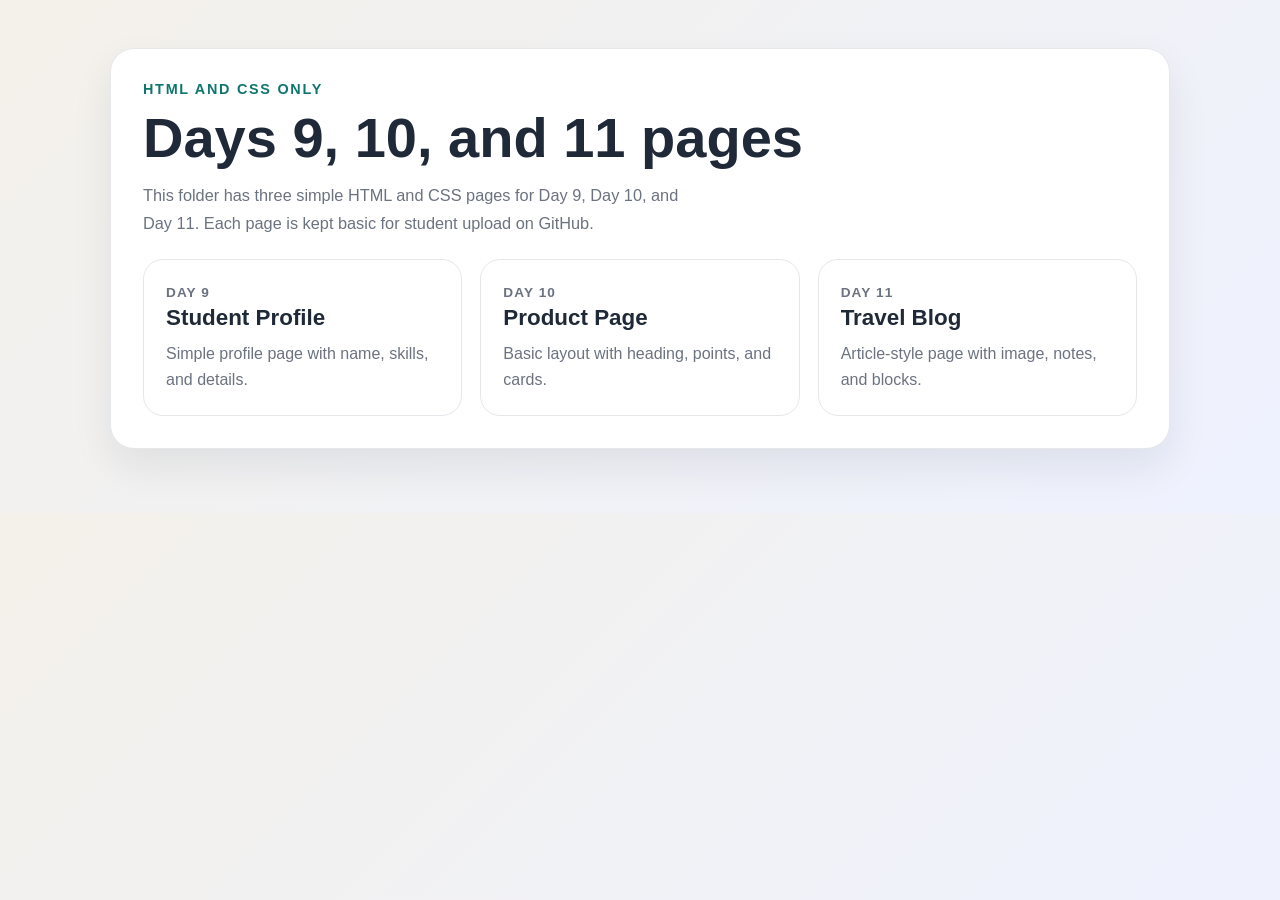
<file: index.html>
<!DOCTYPE html>
<html lang="en">

<head>
    <meta charset="UTF-8">
    <meta name="viewport" content="width=device-width, initial-scale=1.0">
    <title>HTML and CSS Practice Days</title>
    <style>
        :root {
            color-scheme: light;
            --bg: #f4f1ea;
            --panel: #ffffff;
            --text: #1f2937;
            --muted: #6b7280;
            --accent: #0f766e;
            --accent-2: #b45309;
            --border: #e5e7eb;
        }

        * {
            box-sizing: border-box;
        }

        body {
            margin: 0;
            font-family: Arial, Helvetica, sans-serif;
            background: linear-gradient(135deg, #f4f1ea 0%, #eef2ff 100%);
            color: var(--text);
        }

        .wrap {
            max-width: 1100px;
            margin: 0 auto;
            padding: 48px 20px 64px;
        }

        .hero {
            background: var(--panel);
            border: 1px solid var(--border);
            border-radius: 24px;
            padding: 32px;
            box-shadow: 0 18px 40px rgba(15, 23, 42, 0.08);
        }

        .eyebrow {
            margin: 0 0 12px;
            color: var(--accent);
            font-size: 0.9rem;
            font-weight: 700;
            letter-spacing: 0.12em;
            text-transform: uppercase;
        }

        h1 {
            margin: 0;
            font-size: clamp(2rem, 5vw, 3.5rem);
            line-height: 1.05;
        }

        .lead {
            margin: 14px 0 0;
            max-width: 62ch;
            color: var(--muted);
            font-size: 1.02rem;
            line-height: 1.7;
        }

        .grid {
            display: grid;
            grid-template-columns: repeat(3, minmax(0, 1fr));
            gap: 18px;
            margin-top: 22px;
        }

        .card {
            background: var(--panel);
            border: 1px solid var(--border);
            border-radius: 20px;
            padding: 22px;
            text-decoration: none;
            color: inherit;
            transition: transform 0.2s ease, box-shadow 0.2s ease, border-color 0.2s ease;
        }

        .card:hover {
            transform: translateY(-4px);
            border-color: rgba(15, 118, 110, 0.35);
            box-shadow: 0 16px 30px rgba(15, 23, 42, 0.12);
        }

        .day {
            margin: 0 0 8px;
            color: var(--accent-2);
            font-size: 0.85rem;
            font-weight: 700;
            letter-spacing: 0.08em;
            text-transform: uppercase;
        }

        .card h2 {
            margin: 0 0 10px;
            font-size: 1.4rem;
        }

        .card p {
            margin: 0;
            color: var(--muted);
            line-height: 1.65;
        }

        .note {
            margin-top: 20px;
            padding: 16px 18px;
            border-left: 4px solid var(--accent);
            background: rgba(15, 118, 110, 0.08);
            border-radius: 14px;
            color: #134e4a;
        }

        @media (max-width: 900px) {
            .grid {
                grid-template-columns: 1fr;
            }

            .hero {
                padding: 24px;
            }
        }
    </style>
</head>

<body>
    <main class="wrap">
        <section class="hero">
            <p class="eyebrow">HTML and CSS only</p>
            <h1>Days 9, 10, and 11 pages</h1>
            <p class="lead">
                This folder has three simple HTML and CSS pages for Day 9, Day 10, and Day 11.
                Each page is kept basic for student upload on GitHub.
            </p>

            <div class="grid">
                <a class="card" href="day9.html">
                    <p class="day">Day 9</p>
                    <h2>Student Profile</h2>
                    <p>Simple profile page with name, skills, and details.</p>
                </a>
                <a class="card" href="day10.html">
                    <p class="day">Day 10</p>
                    <h2>Product Page</h2>
                    <p>Basic layout with heading, points, and cards.</p>
                </a>
                <a class="card" href="day11.html">
                    <p class="day">Day 11</p>
                    <h2>Travel Blog</h2>
                    <p>Article-style page with image, notes, and blocks.</p>
                </a>
            </div>
        </section>
    </main>
</body>

</html>
</file>
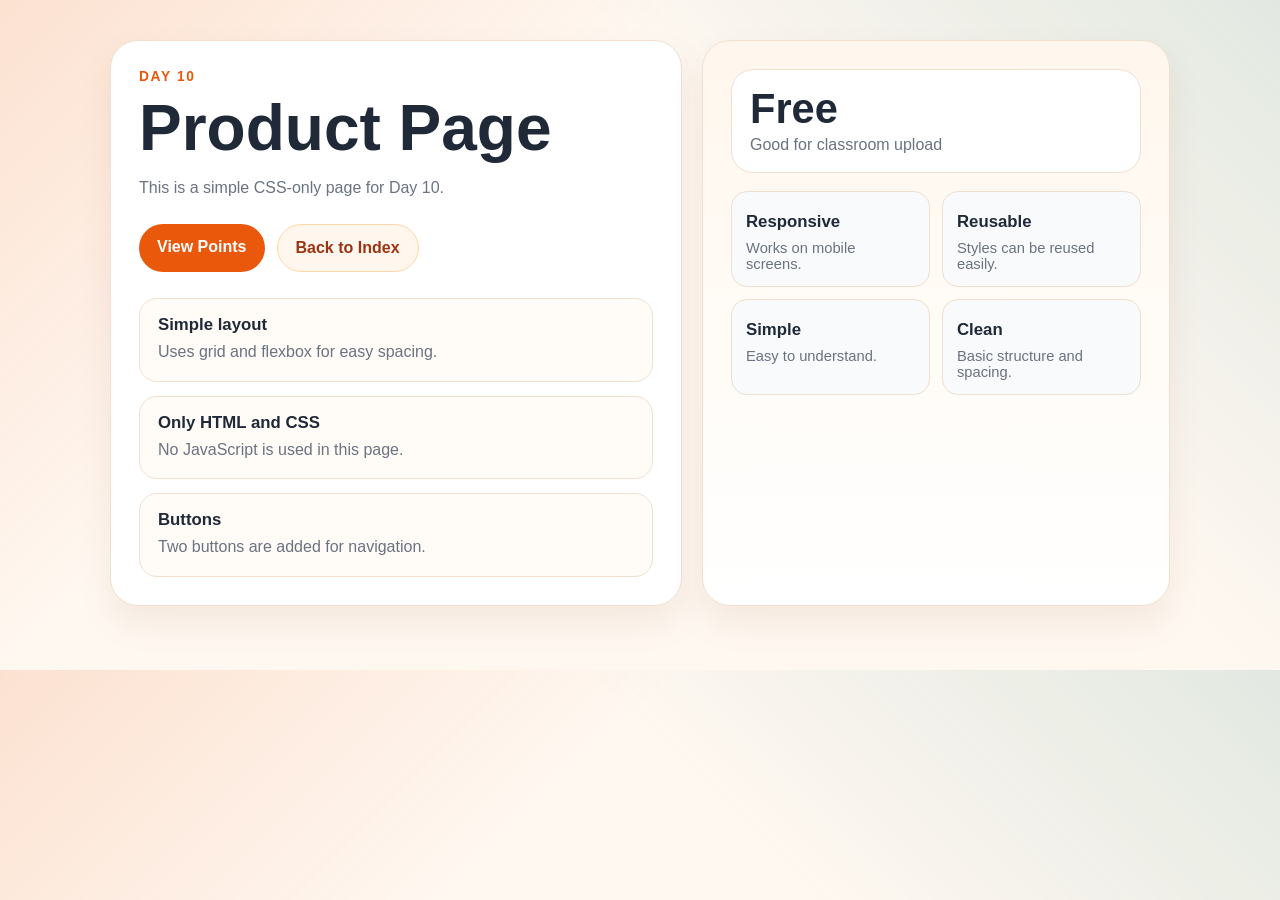
<file: day10.html>
<!DOCTYPE html>
<html lang="en">

<head>
    <meta charset="UTF-8">
    <meta name="viewport" content="width=device-width, initial-scale=1.0">
    <title>Day 10 - Product Landing Page</title>
    <style>
        :root {
            --bg: #fff8f1;
            --panel: #ffffff;
            --ink: #1f2937;
            --muted: #6b7280;
            --accent: #ea580c;
            --accent-2: #0f766e;
            --border: #f1dfcf;
        }

        * {
            box-sizing: border-box;
        }

        body {
            margin: 0;
            font-family: Arial, Helvetica, sans-serif;
            color: var(--ink);
            background:
                linear-gradient(135deg, rgba(234, 88, 12, 0.14), transparent 35%),
                linear-gradient(225deg, rgba(15, 118, 110, 0.12), transparent 36%),
                var(--bg);
        }

        .page {
            max-width: 1100px;
            margin: 0 auto;
            padding: 40px 20px 64px;
        }

        .hero {
            display: grid;
            grid-template-columns: 1.1fr 0.9fr;
            gap: 20px;
            align-items: stretch;
        }

        .panel {
            background: var(--panel);
            border: 1px solid var(--border);
            border-radius: 28px;
            padding: 28px;
            box-shadow: 0 18px 36px rgba(120, 53, 15, 0.08);
        }

        .kicker {
            margin: 0 0 12px;
            color: var(--accent);
            font-size: 0.86rem;
            font-weight: 700;
            letter-spacing: 0.12em;
            text-transform: uppercase;
        }

        h1 {
            margin: 0 0 14px;
            font-size: clamp(2.2rem, 6vw, 4rem);
            line-height: 1;
        }

        .lead {
            margin: 0 0 22px;
            max-width: 60ch;
            line-height: 1.75;
            color: var(--muted);
        }

        .actions {
            display: flex;
            flex-wrap: wrap;
            gap: 12px;
            margin-bottom: 26px;
        }

        .button {
            display: inline-block;
            padding: 14px 18px;
            border-radius: 999px;
            text-decoration: none;
            font-weight: 700;
        }

        .button.primary {
            background: var(--accent);
            color: white;
        }

        .button.secondary {
            background: #fff7ed;
            color: #9a3412;
            border: 1px solid #fed7aa;
        }

        .feature-list {
            display: grid;
            gap: 14px;
        }

        .feature {
            padding: 16px 18px;
            border-radius: 18px;
            background: #fffcf8;
            border: 1px solid var(--border);
        }

        .feature strong {
            display: block;
            margin-bottom: 4px;
            font-size: 1.05rem;
        }

        .feature span {
            color: var(--muted);
            line-height: 1.6;
        }

        .price-card {
            display: grid;
            gap: 18px;
            align-content: start;
            background: linear-gradient(180deg, #fff7ed 0%, #ffffff 100%);
        }

        .price {
            padding: 18px;
            border-radius: 22px;
            background: #fff;
            border: 1px solid var(--border);
        }

        .price strong {
            display: block;
            font-size: 2.6rem;
            line-height: 1;
            margin-bottom: 6px;
        }

        .price span {
            color: var(--muted);
        }

        .mini-grid {
            display: grid;
            grid-template-columns: repeat(2, minmax(0, 1fr));
            gap: 12px;
        }

        .mini {
            padding: 14px;
            border-radius: 16px;
            background: #f8fafc;
            border: 1px solid var(--border);
        }

        .mini p {
            margin: 0;
            color: var(--muted);
            font-size: 0.92rem;
        }

        .mini h3 {
            margin: 6px 0 8px;
            font-size: 1.05rem;
        }

        @media (max-width: 860px) {
            .hero {
                grid-template-columns: 1fr;
            }
        }
    </style>
</head>

<body>
    <main class="page">
        <section class="hero">
            <article class="panel">
                <p class="kicker">Day 10</p>
                <h1>Product Page</h1>
                <p class="lead">
                    This is a simple CSS-only page for Day 10.
                </p>

                <div class="actions">
                    <a class="button primary" href="#features">View Points</a>
                    <a class="button secondary" href="index.html">Back to Index</a>
                </div>

                <div id="features" class="feature-list">
                    <div class="feature">
                        <strong>Simple layout</strong>
                        <span>Uses grid and flexbox for easy spacing.</span>
                    </div>
                    <div class="feature">
                        <strong>Only HTML and CSS</strong>
                        <span>No JavaScript is used in this page.</span>
                    </div>
                    <div class="feature">
                        <strong>Buttons</strong>
                        <span>Two buttons are added for navigation.</span>
                    </div>
                </div>
            </article>

            <aside class="panel price-card">
                <div class="price">
                    <strong>Free</strong>
                    <span>Good for classroom upload</span>
                </div>

                <div class="mini-grid">
                    <div class="mini">
                        <h3>Responsive</h3>
                        <p>Works on mobile screens.</p>
                    </div>
                    <div class="mini">
                        <h3>Reusable</h3>
                        <p>Styles can be reused easily.</p>
                    </div>
                    <div class="mini">
                        <h3>Simple</h3>
                        <p>Easy to understand.</p>
                    </div>
                    <div class="mini">
                        <h3>Clean</h3>
                        <p>Basic structure and spacing.</p>
                    </div>
                </div>
            </aside>
        </section>
    </main>
</body>

</html>
</file>
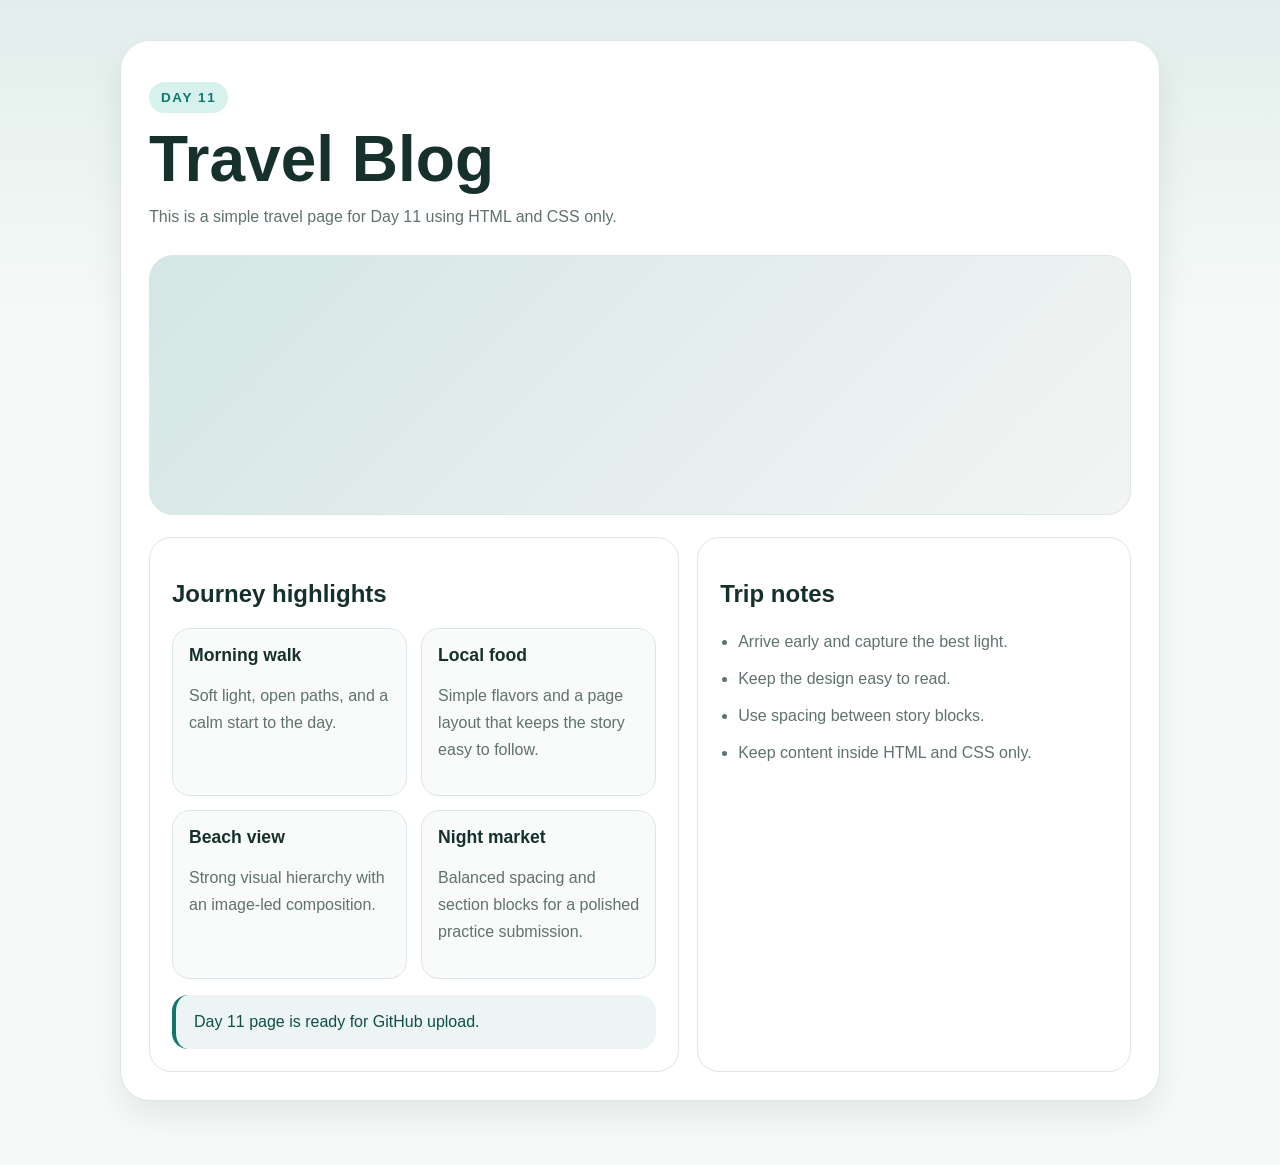
<file: day11.html>
<!DOCTYPE html>
<html lang="en">

<head>
    <meta charset="UTF-8">
    <meta name="viewport" content="width=device-width, initial-scale=1.0">
    <title>Day 11 - Travel Blog</title>
    <style>
        :root {
            --bg: #f6faf8;
            --panel: #ffffff;
            --ink: #16302b;
            --muted: #5f726d;
            --accent: #0f766e;
            --accent-soft: #d7f1ed;
            --border: #dce7e4;
        }

        * {
            box-sizing: border-box;
        }

        body {
            margin: 0;
            font-family: Arial, Helvetica, sans-serif;
            color: var(--ink);
            background:
                linear-gradient(180deg, rgba(15, 118, 110, 0.09), transparent 28%),
                var(--bg);
        }

        .page {
            max-width: 1080px;
            margin: 0 auto;
            padding: 40px 20px 64px;
        }

        .masthead {
            background: var(--panel);
            border: 1px solid var(--border);
            border-radius: 30px;
            padding: 28px;
            box-shadow: 0 16px 34px rgba(15, 23, 42, 0.08);
        }

        .label {
            display: inline-block;
            margin-bottom: 14px;
            padding: 8px 12px;
            border-radius: 999px;
            background: var(--accent-soft);
            color: var(--accent);
            font-size: 0.84rem;
            font-weight: 700;
            letter-spacing: 0.12em;
            text-transform: uppercase;
        }

        h1 {
            margin: 0 0 10px;
            font-size: clamp(2.2rem, 6vw, 4rem);
            line-height: 1.02;
        }

        .intro {
            max-width: 70ch;
            margin: 0 0 24px;
            color: var(--muted);
            line-height: 1.75;
        }

        .hero-image {
            min-height: 260px;
            border-radius: 24px;
            background:
                linear-gradient(135deg, rgba(15, 118, 110, 0.18), rgba(22, 48, 43, 0.05)),
                url('https://images.unsplash.com/photo-1507525428034-b723cf961d3e?auto=format&fit=crop&w=1200&q=60') center/cover;
            border: 1px solid var(--border);
            margin-bottom: 22px;
        }

        .content {
            display: grid;
            grid-template-columns: 1.1fr 0.9fr;
            gap: 18px;
        }

        .panel {
            background: var(--panel);
            border: 1px solid var(--border);
            border-radius: 22px;
            padding: 22px;
        }

        .card-grid {
            display: grid;
            gap: 14px;
            grid-template-columns: repeat(2, minmax(0, 1fr));
        }

        .card {
            padding: 16px;
            border-radius: 18px;
            background: #f8fbfa;
            border: 1px solid var(--border);
        }

        .card h2 {
            margin: 0 0 8px;
            font-size: 1.1rem;
        }

        .card p,
        .panel p,
        li {
            color: var(--muted);
            line-height: 1.7;
        }

        .timeline {
            margin: 0;
            padding-left: 18px;
        }

        .timeline li+li {
            margin-top: 10px;
        }

        .quote {
            margin-top: 16px;
            padding: 18px;
            border-left: 4px solid var(--accent);
            background: rgba(15, 118, 110, 0.08);
            border-radius: 16px;
            color: #0f4f48;
        }

        @media (max-width: 860px) {
            .content {
                grid-template-columns: 1fr;
            }

            .card-grid {
                grid-template-columns: 1fr;
            }
        }
    </style>
</head>

<body>
    <main class="page">
        <article class="masthead">
            <p class="label">Day 11</p>
            <h1>Travel Blog</h1>
            <p class="intro">
                This is a simple travel page for Day 11 using HTML and CSS only.
            </p>

            <div class="hero-image" aria-label="Travel destination image"></div>

            <section class="content">
                <div class="panel">
                    <h2>Journey highlights</h2>
                    <div class="card-grid">
                        <div class="card">
                            <h2>Morning walk</h2>
                            <p>Soft light, open paths, and a calm start to the day.</p>
                        </div>
                        <div class="card">
                            <h2>Local food</h2>
                            <p>Simple flavors and a page layout that keeps the story easy to follow.</p>
                        </div>
                        <div class="card">
                            <h2>Beach view</h2>
                            <p>Strong visual hierarchy with an image-led composition.</p>
                        </div>
                        <div class="card">
                            <h2>Night market</h2>
                            <p>Balanced spacing and section blocks for a polished practice submission.</p>
                        </div>
                    </div>

                    <div class="quote">
                        Day 11 page is ready for GitHub upload.
                    </div>
                </div>

                <aside class="panel">
                    <h2>Trip notes</h2>
                    <ul class="timeline">
                        <li>Arrive early and capture the best light.</li>
                        <li>Keep the design easy to read.</li>
                        <li>Use spacing between story blocks.</li>
                        <li>Keep content inside HTML and CSS only.</li>
                    </ul>
                </aside>
            </section>
        </article>
    </main>
</body>

</html>
</file>
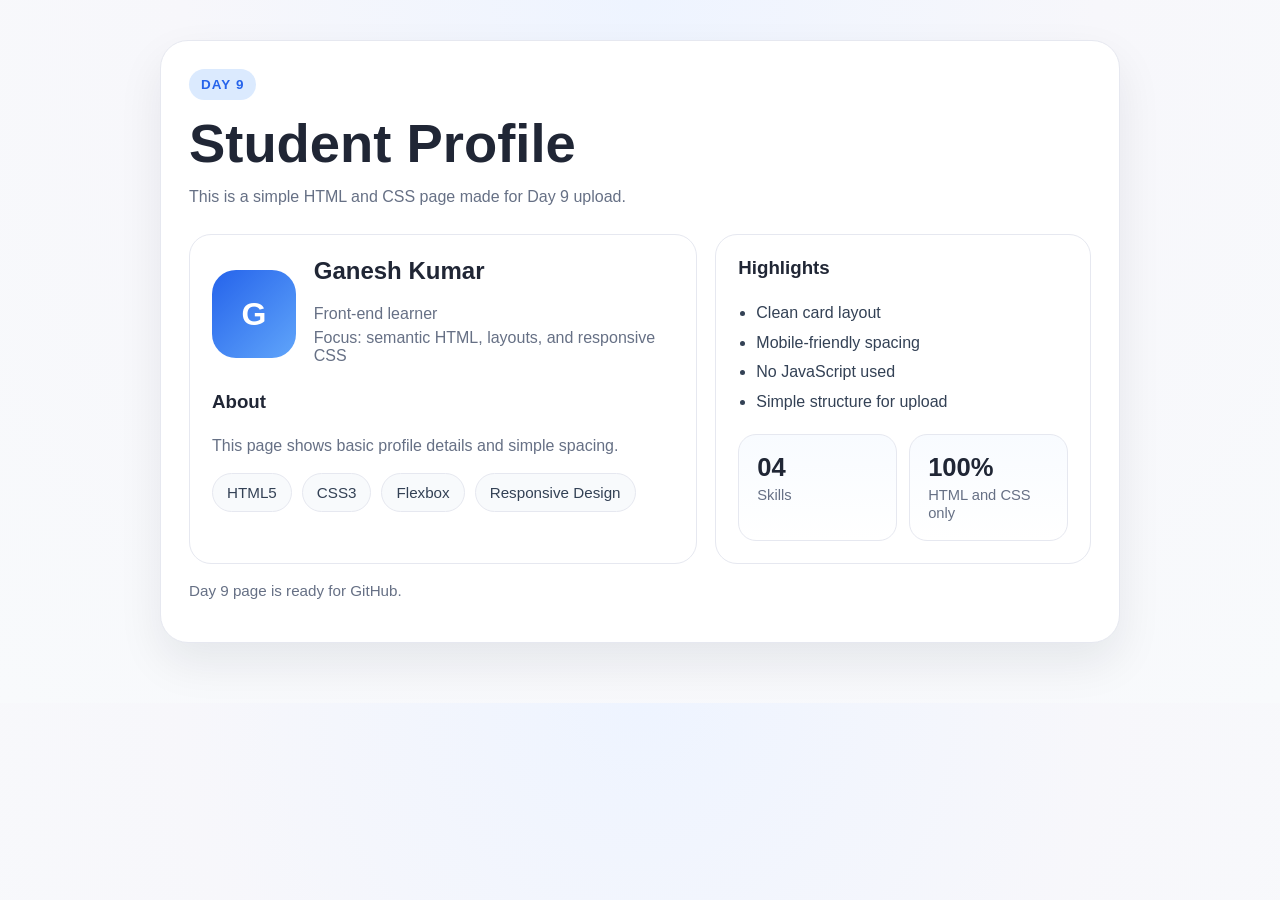
<file: day9.html>
<!DOCTYPE html>
<html lang="en">

<head>
    <meta charset="UTF-8">
    <meta name="viewport" content="width=device-width, initial-scale=1.0">
    <title>Day 9 - Student Profile</title>
    <style>
        :root {
            --bg: #f7f7fb;
            --panel: #ffffff;
            --ink: #202635;
            --muted: #667085;
            --accent: #2563eb;
            --accent-soft: #dbeafe;
            --border: #e6e8f0;
        }

        * {
            box-sizing: border-box;
        }

        body {
            margin: 0;
            font-family: Arial, Helvetica, sans-serif;
            background: radial-gradient(circle at top, #eef4ff 0%, var(--bg) 48%, #f8fafc 100%);
            color: var(--ink);
        }

        .page {
            max-width: 1000px;
            margin: 0 auto;
            padding: 40px 20px 60px;
        }

        .banner {
            background: var(--panel);
            border: 1px solid var(--border);
            border-radius: 28px;
            padding: 28px;
            box-shadow: 0 20px 45px rgba(15, 23, 42, 0.08);
        }

        .tag {
            margin: 0 0 12px;
            display: inline-block;
            padding: 8px 12px;
            border-radius: 999px;
            background: var(--accent-soft);
            color: var(--accent);
            font-size: 0.84rem;
            font-weight: 700;
            letter-spacing: 0.08em;
            text-transform: uppercase;
        }

        h1,
        h2,
        h3,
        p {
            margin-top: 0;
        }

        h1 {
            margin-bottom: 8px;
            font-size: clamp(2rem, 5vw, 3.4rem);
        }

        .subtitle {
            color: var(--muted);
            line-height: 1.7;
            max-width: 70ch;
            margin-bottom: 24px;
        }

        .grid {
            display: grid;
            grid-template-columns: 1.15fr 0.85fr;
            gap: 18px;
        }

        .panel {
            background: #fff;
            border: 1px solid var(--border);
            border-radius: 22px;
            padding: 22px;
        }

        .profile {
            display: flex;
            gap: 18px;
            align-items: center;
            margin-bottom: 20px;
        }

        .avatar {
            width: 88px;
            height: 88px;
            border-radius: 24px;
            display: grid;
            place-items: center;
            background: linear-gradient(135deg, var(--accent), #60a5fa);
            color: white;
            font-size: 2rem;
            font-weight: 700;
        }

        .meta p {
            margin-bottom: 6px;
            color: var(--muted);
        }

        .chips {
            display: flex;
            flex-wrap: wrap;
            gap: 10px;
            margin: 14px 0 0;
        }

        .chip {
            padding: 10px 14px;
            border-radius: 999px;
            background: #f8fafc;
            border: 1px solid var(--border);
            color: #334155;
            font-size: 0.95rem;
        }

        .list {
            margin: 0;
            padding-left: 18px;
            color: #334155;
            line-height: 1.85;
        }

        .stats {
            display: grid;
            grid-template-columns: repeat(2, minmax(0, 1fr));
            gap: 12px;
        }

        .stat {
            padding: 18px;
            border-radius: 18px;
            background: linear-gradient(180deg, #f8fbff 0%, #ffffff 100%);
            border: 1px solid var(--border);
        }

        .stat strong {
            display: block;
            font-size: 1.6rem;
            margin-bottom: 4px;
        }

        .stat span {
            color: var(--muted);
            font-size: 0.92rem;
        }

        .footer-note {
            margin-top: 18px;
            color: var(--muted);
            font-size: 0.95rem;
        }

        @media (max-width: 820px) {
            .grid {
                grid-template-columns: 1fr;
            }

            .profile {
                align-items: flex-start;
            }
        }
    </style>
</head>

<body>
    <main class="page">
        <section class="banner">
            <p class="tag">Day 9</p>
            <h1>Student Profile</h1>
            <p class="subtitle">
                This is a simple HTML and CSS page made for Day 9 upload.
            </p>

            <div class="grid">
                <article class="panel">
                    <div class="profile">
                        <div class="avatar">G</div>
                        <div class="meta">
                            <h2>Ganesh Kumar</h2>
                            <p>Front-end learner</p>
                            <p>Focus: semantic HTML, layouts, and responsive CSS</p>
                        </div>
                    </div>

                    <h3>About</h3>
                    <p class="subtitle" style="margin-bottom: 14px;">
                        This page shows basic profile details and simple spacing.
                    </p>

                    <div class="chips">
                        <span class="chip">HTML5</span>
                        <span class="chip">CSS3</span>
                        <span class="chip">Flexbox</span>
                        <span class="chip">Responsive Design</span>
                    </div>
                </article>

                <aside class="panel">
                    <h3>Highlights</h3>
                    <ul class="list">
                        <li>Clean card layout</li>
                        <li>Mobile-friendly spacing</li>
                        <li>No JavaScript used</li>
                        <li>Simple structure for upload</li>
                    </ul>

                    <div class="stats" style="margin-top: 18px;">
                        <div class="stat">
                            <strong>04</strong>
                            <span>Skills</span>
                        </div>
                        <div class="stat">
                            <strong>100%</strong>
                            <span>HTML and CSS only</span>
                        </div>
                    </div>
                </aside>
            </div>

            <p class="footer-note">Day 9 page is ready for GitHub.</p>
        </section>
    </main>
</body>

</html>
</file>
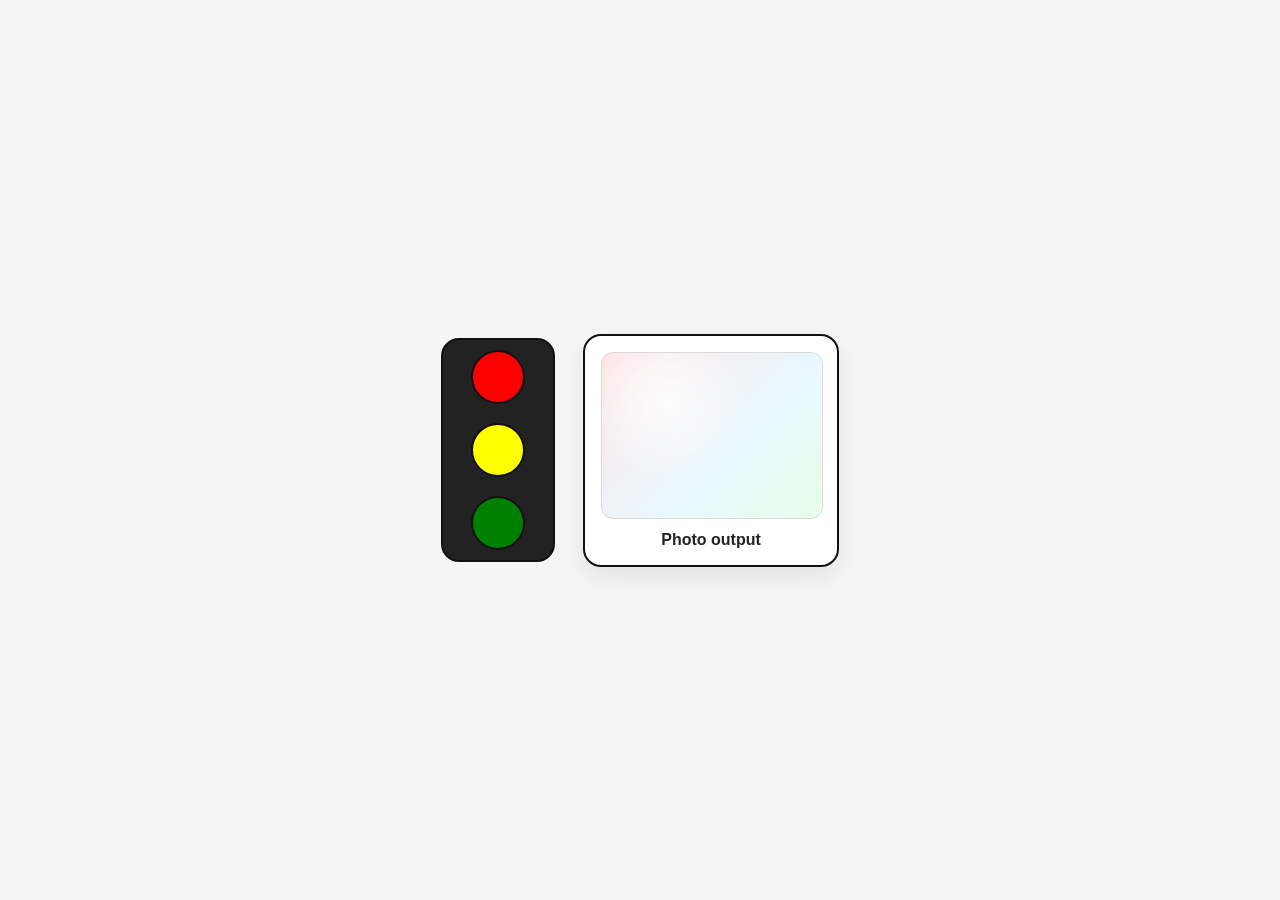
<file: day1/display.html>
<!DOCTYPE html>
<html lang="en">

<head>
    <meta charset="UTF-8">
    <meta name="viewport" content="width=device-width, initial-scale=1.0">
    <title>Traffic Light Display</title>
    <link rel="stylesheet" href="style.css">
</head>

<body>
    <section class="demo-shell">
        <main class="traffic-light" aria-label="Traffic light display">
            <div class="light red"></div>
            <div class="light yellow"></div>
            <div class="light green"></div>
        </main>

        <section class="photo-output" aria-label="Photo output preview">
            <div class="photo-preview-box" role="img" aria-label="Photo output placeholder"></div>
            <p>Photo output</p>
        </section>
    </section>
</body>

</html>
</file>
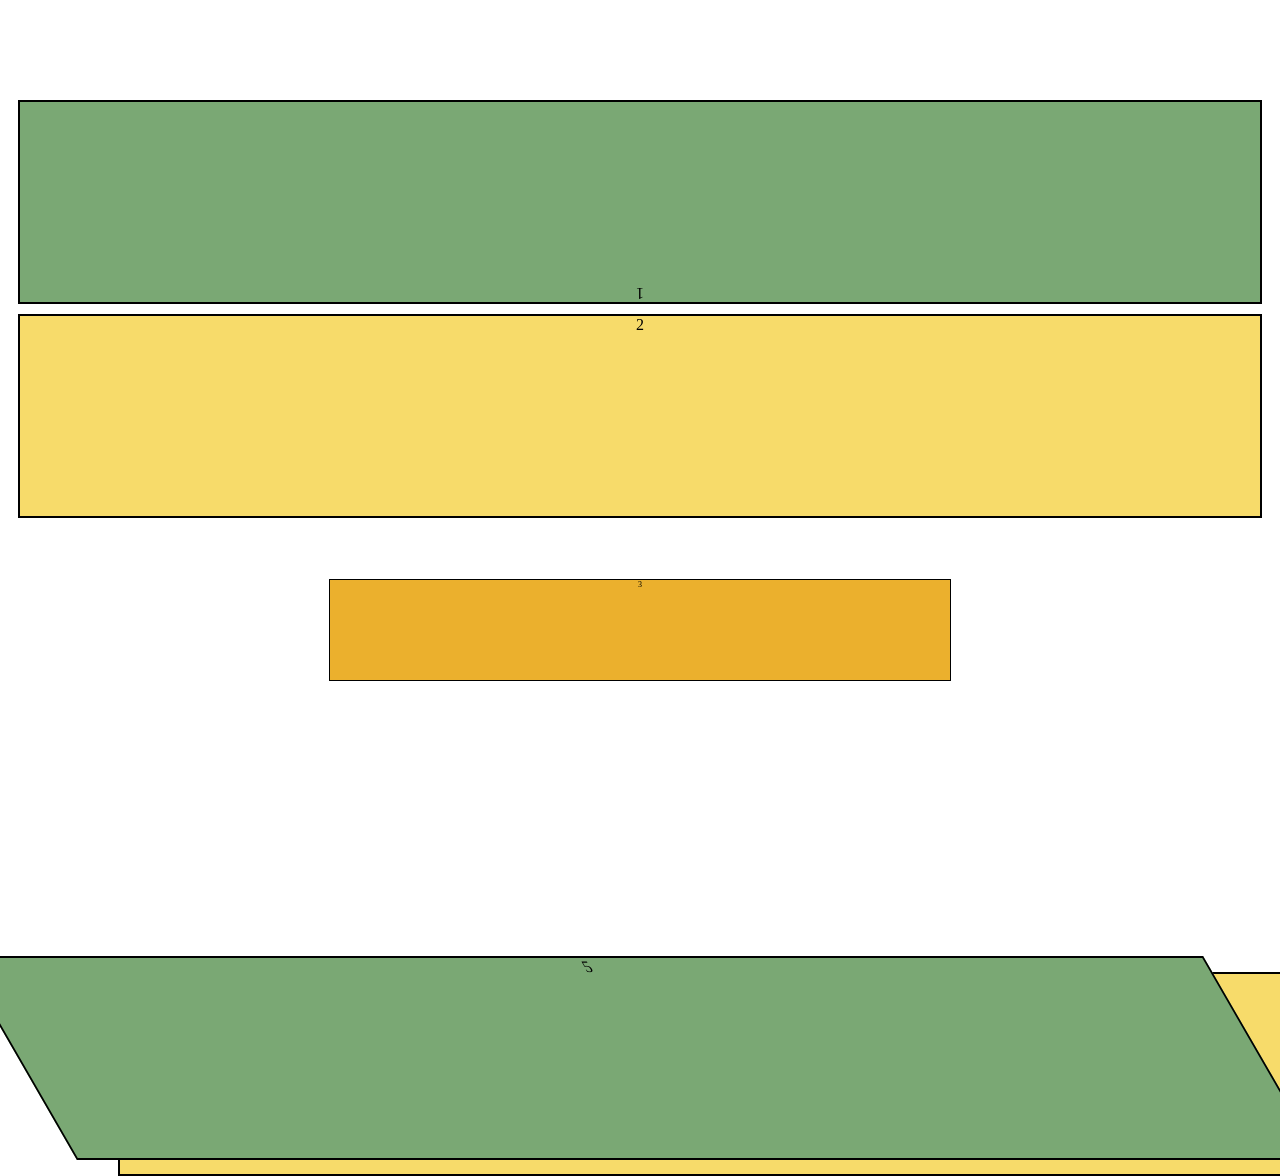
<file: day10/Transform.html>
<!DOCTYPE html>
<html lang="en">
<head>
    <meta charset="UTF-8">
    <meta name="viewport" content="width=device-width, initial-scale=1.0">
    <title>CSS Transform</title>
</head>
<link rel="stylesheet" href="Transform.css">
<body>
    <section>
        <div id="one">1</div>
        <div id="two">2</div>
        <div id="three">3</div>
        <div id="four">4</div>
        <div id="five">5</div>
    </section>
</body>
</html>
</file>
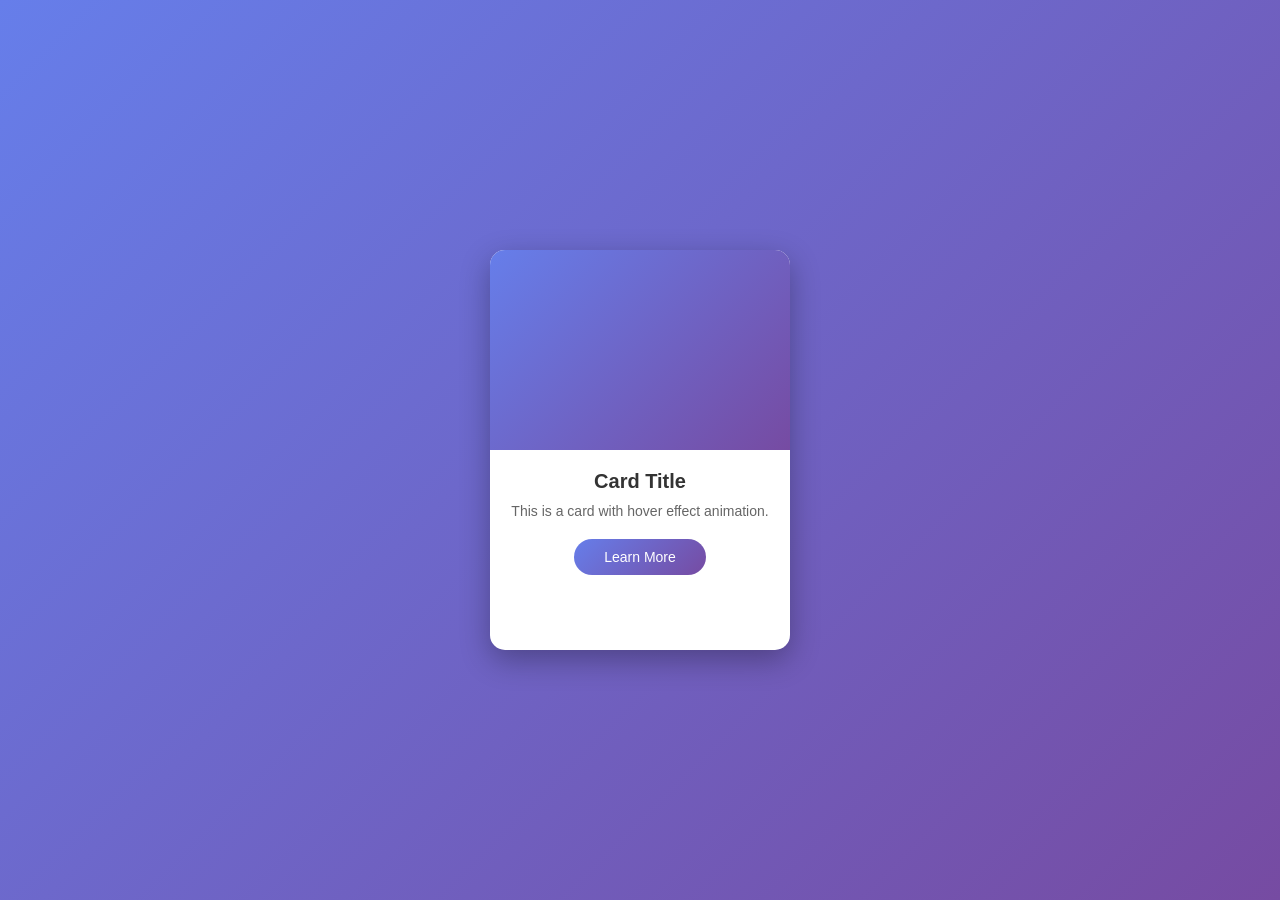
<file: day11/cardeffect.html>
<!DOCTYPE html>
<html lang="en">
<head>
    <meta charset="UTF-8">
    <meta name="viewport" content="width=device-width, initial-scale=1.0">
    <title>Card Effect</title>
    <link rel="stylesheet" href="card.css">
</head>
<body>
    <div class="container">
        <div class="card">
            <div class="card-image"></div>
            <div class="card-content">
                <h2>Card Title</h2>
                <p>This is a card with hover effect animation.</p>
                <button>Learn More</button>
            </div>
        </div>
    </div>
</body>
</html>
</file>
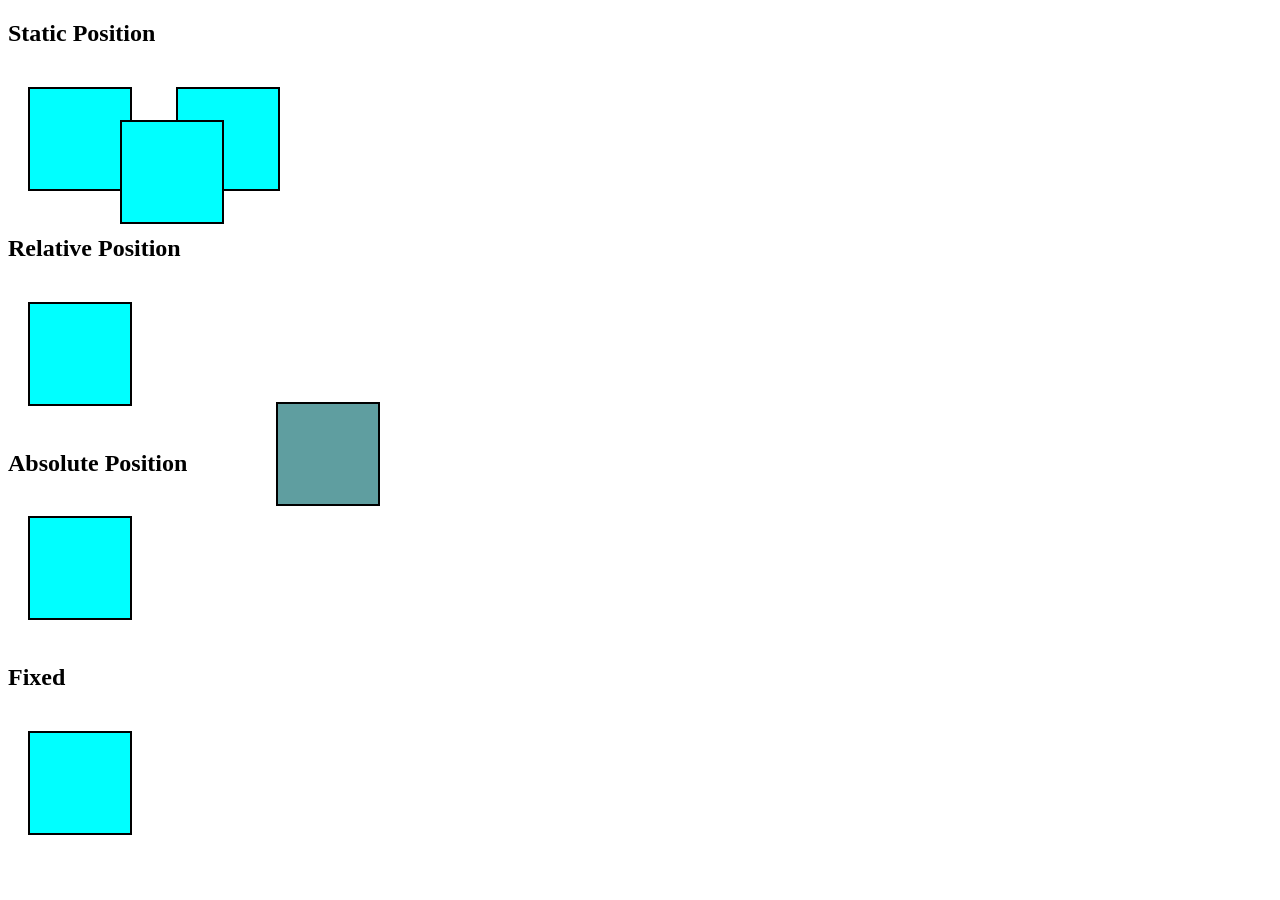
<file: day12/position.html>
<!DOCTYPE html>
<html lang="en">
<head>
    <meta charset="UTF-8">
    <meta name="viewport" content="width=device-width, initial-scale=1.0">
    <title>postion changing</title>
</head>
<link rel="stylesheet" href="postion.css">
<body>
    <section>
    <h2>Static Position</h2>
    <div></div>
    <div id="static"></div>
    </section>

    <section>
        <h2>Relative Position</h2>
        <div></div>
        <div id="relative"></div>
    </section>
    <section>
        <h2>Absolute Position</h2>
        <div></div>
        <div id="absolute"></div>
    </section>
    <section>
        <h2>Fixed</h2>
        <div></div>
        <div id="Fixed"></div>
    </section>
</body>
</html>
</file>
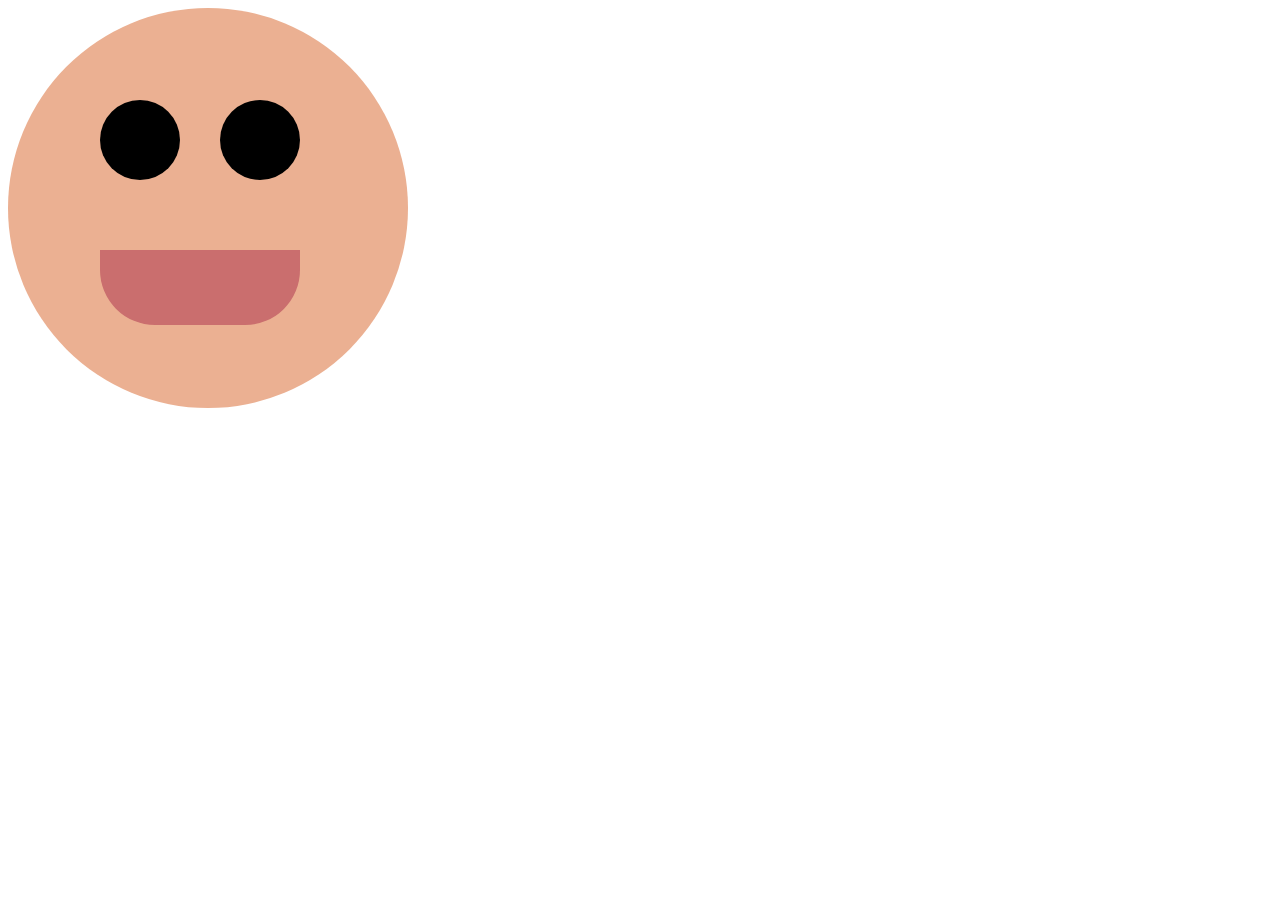
<file: day13/smile.html>
<!DOCTYPE html>
<html lang="en">
<head>
    <meta charset="UTF-8">
    <meta name="viewport" content="width=device-width, initial-scale=1.0">
    <title>Smile Emoji</title>
</head>
<link rel="stylesheet" href="smile.css">
<body>
    <div class="continer">
        <div class="mouth"></div>
        <div class="eye">
            <div class="left"></div>
            <div class="right"></div>
        </div>
    </div>

    
</body>
</html>
</file>
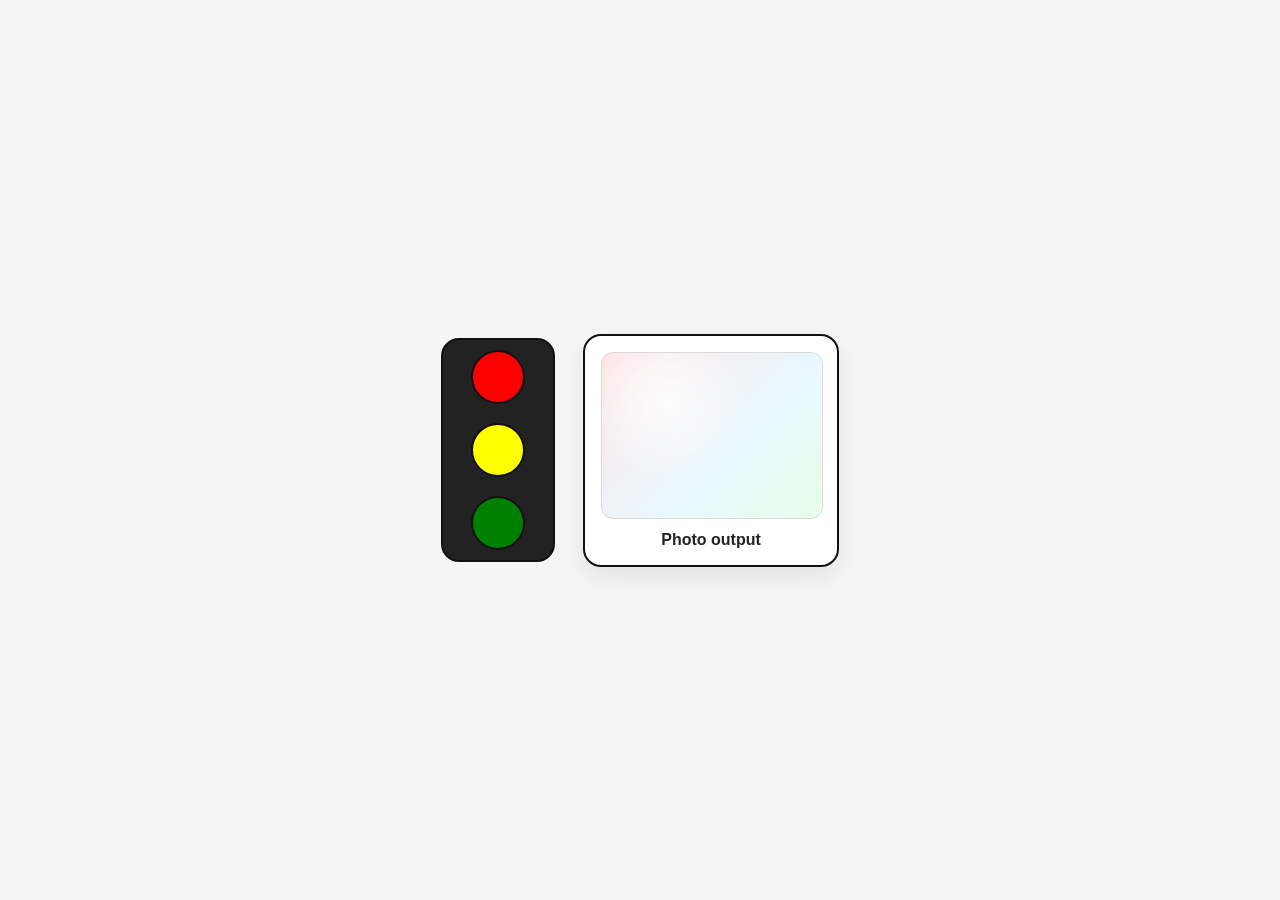
<file: day8/display.html>
<!DOCTYPE html>
<html lang="en">

<head>
    <meta charset="UTF-8">
    <meta name="viewport" content="width=device-width, initial-scale=1.0">
    <title>Traffic Light Display</title>
    <link rel="stylesheet" href="style.css">
</head>

<body>
    <section class="demo-shell">
        <main class="traffic-light" aria-label="Traffic light display">
            <div class="light red"></div>
            <div class="light yellow"></div>
            <div class="light green"></div>
        </main>

        <section class="photo-output" aria-label="Photo output preview">
            <div class="photo-preview-box" role="img" aria-label="Photo output placeholder"></div>
            <p>Photo output</p>
        </section>
    </section>
</body>

</html>
</file>
<file: day1/style.css>
body {
    min-height: 100vh;
    margin: 0;
    display: grid;
    place-items: center;
    background: #f5f5f5;
    font-family: Arial, sans-serif;
}

.demo-shell {
    display: flex;
    align-items: center;
    gap: 28px;
    padding: 24px;
    flex-wrap: wrap;
    justify-content: center;
}

.traffic-light {
    width: 90px;
    height: 200px;
    padding: 10px;
    border: 2px solid #111;
    border-radius: 18px;
    background: #222;
    display: flex;
    flex-direction: column;
    justify-content: space-between;
}

.light {
    width: 50px;
    height: 50px;
    margin: 0 auto;
    border: 2px solid #111;
    border-radius: 50%;
}

.red {
    background-color: red;
}

.yellow {
    background-color: yellow;
}

.green {
    background-color: green;
}

.photo-output {
    width: 220px;
    padding: 16px;
    border: 2px solid #111;
    border-radius: 18px;
    background: #fff;
    text-align: center;
    box-shadow: 0 10px 24px rgba(0, 0, 0, 0.08);
}

.photo-preview-box {
    width: 100%;
    aspect-ratio: 4 / 3;
    border-radius: 12px;
    background:
        radial-gradient(circle at 30% 30%, rgba(255, 255, 255, 0.9), rgba(255, 255, 255, 0) 40%),
        linear-gradient(135deg, #ffe6e6, #e8f8ff 60%, #e8ffe9);
    border: 1px solid #d9d9d9;
}

.photo-output p {
    margin: 12px 0 0;
    font-weight: 700;
    color: #222;
}
</file>
<file: day10/Transform.css>
section {
    margin-top: 100px;
}

div {
    height: 200px;
    width: 50;
    text-align: center;
    background-color: #7aa874;
    border: 2px solid black;
    margin: 10px;
}

div:nth-of-type(2n) {
    background-color: #f7db6a;
}

div:nth-of-type(3n) {
    background-color: #ebb02d;
}

/* Transform Rotate */
#one {
    transform: rotate(180deg);
}

#two {
    transform: rotate(45deg) translate(20px, 30deg) skew(34deg);
}

#three {
    transform: scale(0.5);
}

#four {
    transform: translate(100px, 230px);
}

#five {
    transform: skew(30deg);
}
</file>
<file: day11/card.css>
* {
    margin: 0;
    padding: 0;
    box-sizing: border-box;
}

body {
    display: flex;
    justify-content: center;
    align-items: center;
    min-height: 100vh;
    background: linear-gradient(135deg, #667eea 0%, #764ba2 100%);
    font-family: 'Arial', sans-serif;
}

.container {
    display: flex;
    justify-content: center;
    align-items: center;
}

.card {
    width: 300px;
    height: 400px;
    background: white;
    border-radius: 15px;
    box-shadow: 0 10px 30px rgba(0, 0, 0, 0.3);
    overflow: hidden;
    transition: transform 0.3s ease, box-shadow 0.3s ease;
    cursor: pointer;
}

.card:hover {
    transform: translateY(-10px);
    box-shadow: 0 20px 40px rgba(0, 0, 0, 0.4);
}

.card-image {
    width: 100%;
    height: 200px;
    background: linear-gradient(135deg, #667eea 0%, #764ba2 100%);
    transition: transform 0.3s ease;
}

.card:hover .card-image {
    transform: scale(1.05);
}

.card-content {
    padding: 20px;
    text-align: center;
}

.card-content h2 {
    color: #333;
    margin-bottom: 10px;
    font-size: 20px;
}

.card-content p {
    color: #666;
    margin-bottom: 20px;
    font-size: 14px;
}

.card-content button {
    background: linear-gradient(135deg, #667eea 0%, #764ba2 100%);
    color: white;
    border: none;
    padding: 10px 30px;
    border-radius: 25px;
    cursor: pointer;
    font-size: 14px;
    transition: transform 0.2s ease;
}

.card-content button:hover {
    transform: scale(1.05);
}
</file>
<file: day12/postion.css>
div{
    height: 100px;
    width: 100px;
    background-color: aqua;
    border: 2px solid black;
    margin: 20px;
    align-items: center;
    display: inline-block;
}
#static{
    position: static;
}
#relative{
    position: relative;
    top: 100px;
    left: 100px;
    background-color: cadetblue;
}
#absolute{
    position: absolute;
    top: 100px;
    left: 100px;
}
#Fixed{
     position: fixed;
    top: 100px;
    left: 100px;

}
</file>
<file: day13/smile.css>
.continer{
    height: 400px;
    width: 400px;
    background-color: rgb(235, 176, 146);
    border-radius: 50%;
    align-items: center;
    

}
.mouth{
    height: 75px;
    width: 200px;
    border-radius: 0 0 55px 55px;
    background-color: rgb(202, 110, 110);
    position: absolute;
    left: 100px;
    top: 250px;
}
.left , .right{
    height: 80px;
    width: 80px;
    background-color: black;
    border-radius: 50px;
    display: inline-block;
    position: absolute;
    top: 100px;
    left: 100px;

}
.right{
    left: 220px;
}
</file>
<file: day8/style.css>
body {
    min-height: 100vh;
    margin: 0;
    display: grid;
    place-items: center;
    background: #f5f5f5;
    font-family: Arial, sans-serif;
}

.demo-shell {
    display: flex;
    align-items: center;
    gap: 28px;
    padding: 24px;
    flex-wrap: wrap;
    justify-content: center;
}

.traffic-light {
    width: 90px;
    height: 200px;
    padding: 10px;
    border: 2px solid #111;
    border-radius: 18px;
    background: #222;
    display: flex;
    flex-direction: column;
    justify-content: space-between;
}

.light {
    width: 50px;
    height: 50px;
    margin: 0 auto;
    border: 2px solid #111;
    border-radius: 50%;
}

.red {
    background-color: red;
}

.yellow {
    background-color: yellow;
}

.green {
    background-color: green;
}

.photo-output {
    width: 220px;
    padding: 16px;
    border: 2px solid #111;
    border-radius: 18px;
    background: #fff;
    text-align: center;
    box-shadow: 0 10px 24px rgba(0, 0, 0, 0.08);
}

.photo-preview-box {
    width: 100%;
    aspect-ratio: 4 / 3;
    border-radius: 12px;
    background:
        radial-gradient(circle at 30% 30%, rgba(255, 255, 255, 0.9), rgba(255, 255, 255, 0) 40%),
        linear-gradient(135deg, #ffe6e6, #e8f8ff 60%, #e8ffe9);
    border: 1px solid #d9d9d9;
}

.photo-output p {
    margin: 12px 0 0;
    font-weight: 700;
    color: #222;
}
</file>
